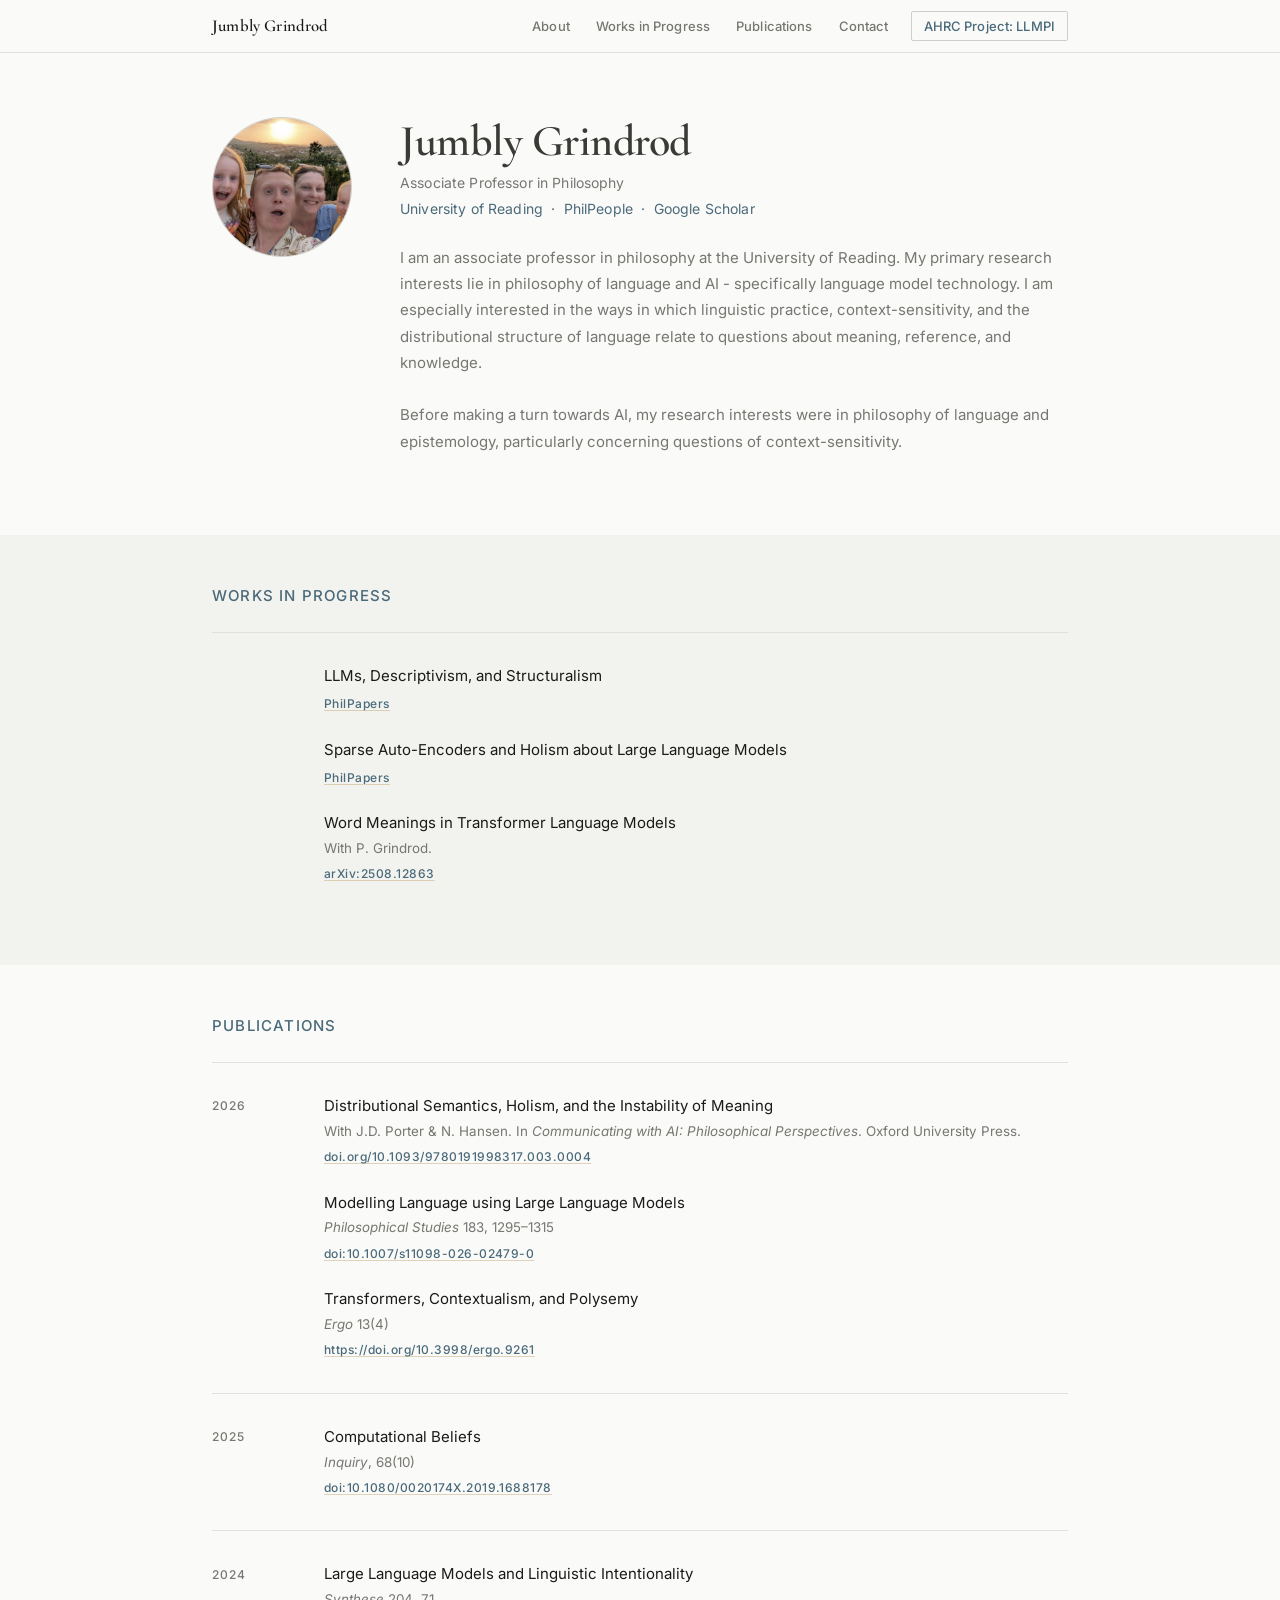
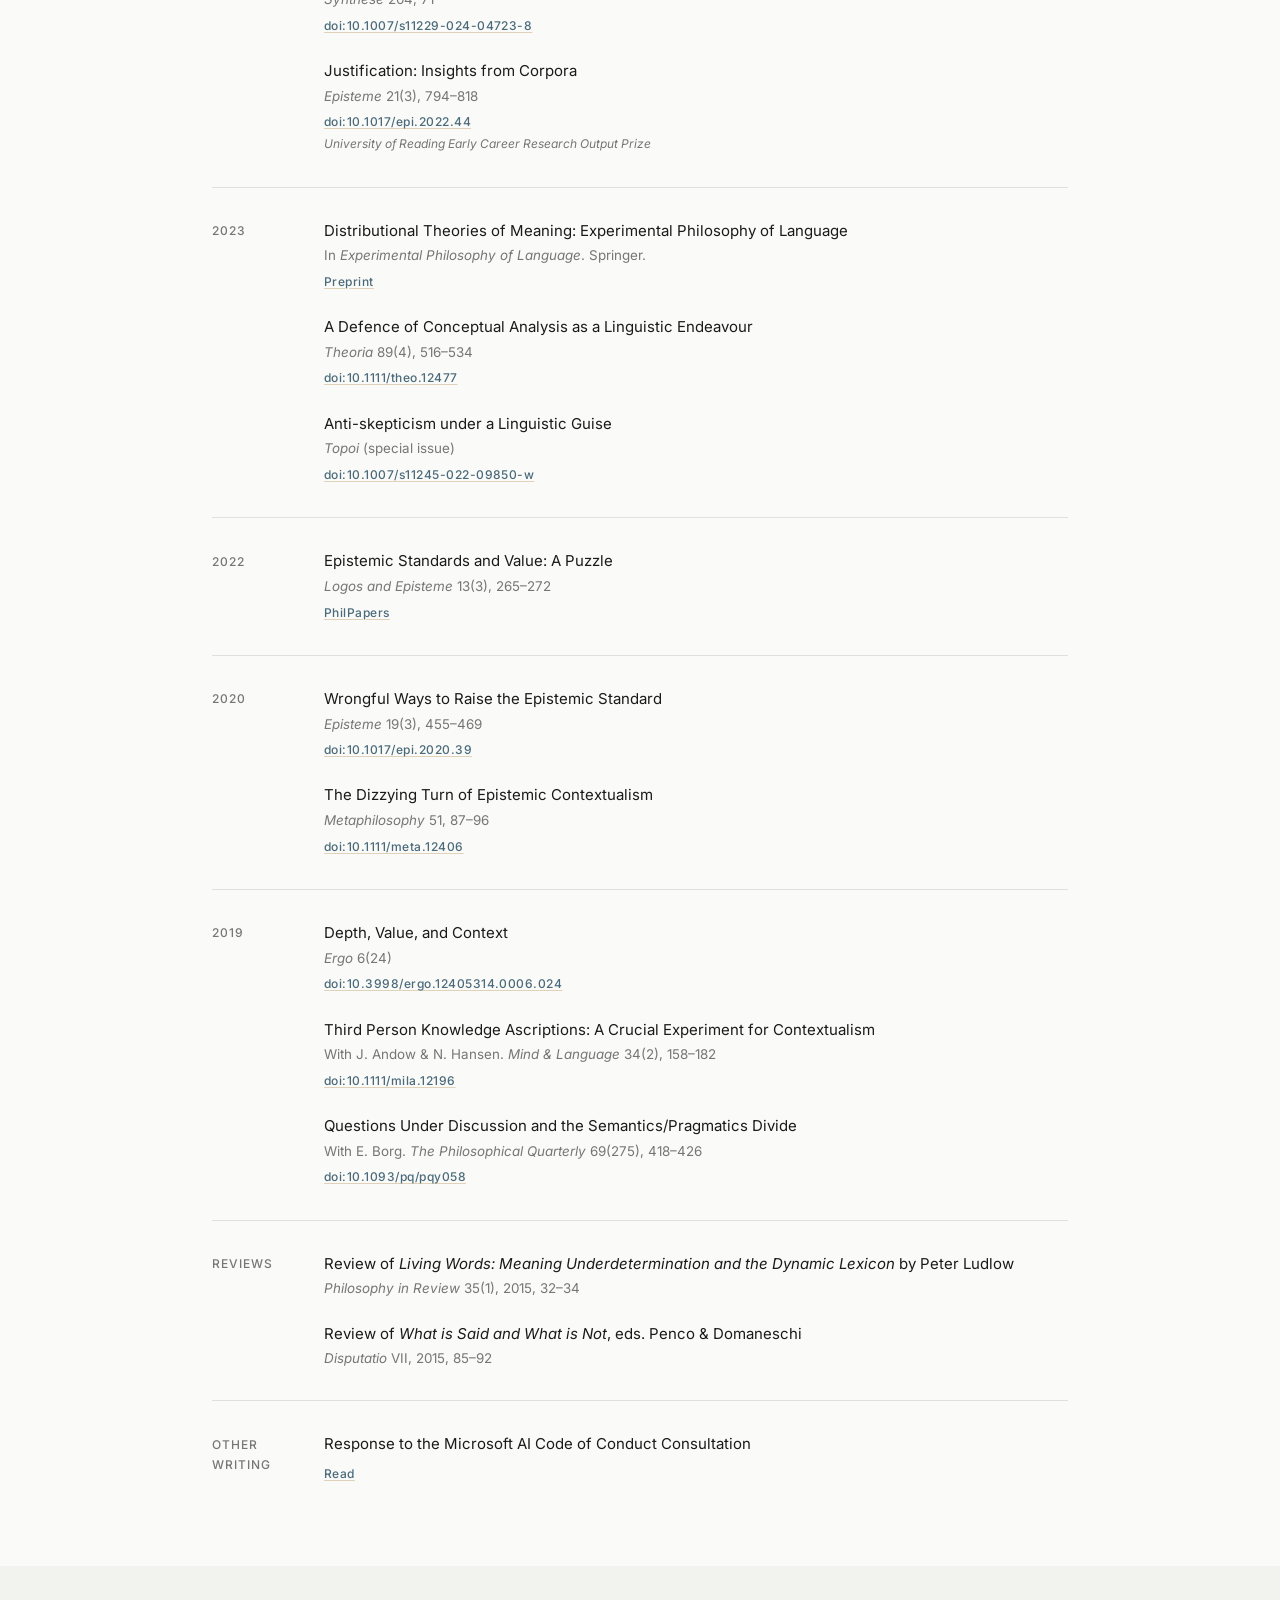
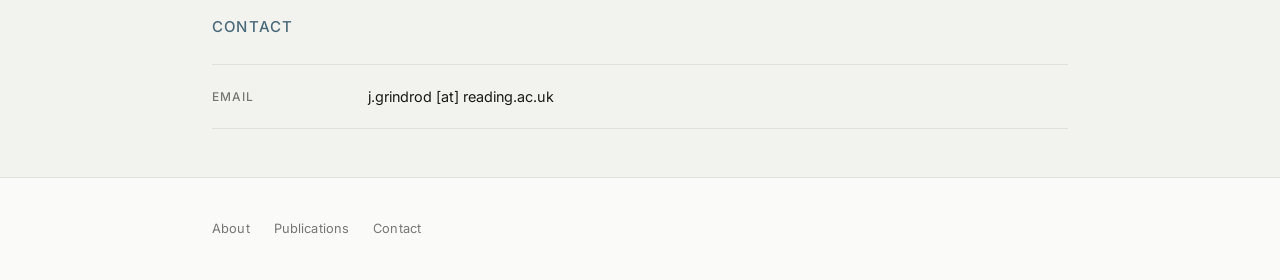
<file: index.html>
<!DOCTYPE html>
<html lang="en">
<head>
  <meta charset="UTF-8">
  <meta name="viewport" content="width=device-width, initial-scale=1.0">
  <title>Jumbly Grindrod | Philosophy of Language and AI | University of Reading</title>
  <meta name="description" content="Jumbly Grindrod is an associate professor in Philosophy at the University of Reading, working on philosophy of language, epistemology, and philosophy of AI.">
  <link rel="canonical" href="https://jumblygrindrod.github.io/">

  <!-- Google Search Console: if you verify with the meta-tag method, paste the tag Google gives you here -->
  <!-- <meta name="google-site-verification" content="PASTE-CODE-HERE"> -->

  <!-- Sharing previews (social media, Slack, messaging apps) -->
  <meta property="og:type" content="profile">
  <meta property="og:site_name" content="Jumbly Grindrod">
  <meta property="og:title" content="Jumbly Grindrod | Philosophy of Language and AI">
  <meta property="og:description" content="Associate Professor in Philosophy at the University of Reading, working on philosophy of language, epistemology, and philosophy of AI.">
  <meta property="og:url" content="https://jumblygrindrod.github.io/">
  <meta property="og:image" content="https://jumblygrindrod.github.io/profile.jpg">
  <meta property="og:image:alt" content="Photo of Jumbly Grindrod">
  <meta property="profile:first_name" content="Jumbly">
  <meta property="profile:last_name" content="Grindrod">
  <meta name="twitter:card" content="summary">

  <!-- Structured data: tells search engines who this page is about and links your other profiles -->
  <script type="application/ld+json">
  {
    "@context": "https://schema.org",
    "@type": "Person",
    "name": "Jumbly Grindrod",
    "url": "https://jumblygrindrod.github.io/",
    "image": "https://jumblygrindrod.github.io/profile.jpg",
    "jobTitle": "Associate Professor in Philosophy",
    "worksFor": {
      "@type": "CollegeOrUniversity",
      "name": "University of Reading",
      "url": "https://www.reading.ac.uk/"
    },
    "knowsAbout": [
      "Philosophy of language",
      "Philosophy of artificial intelligence",
      "Large language models",
      "Epistemology",
      "Contextualism"
    ],
    "sameAs": [
      "https://www.reading.ac.uk/philosophy/philosophy-staff-profiles/dr-jumbly-grindrod",
      "https://philpeople.org/profiles/jumbly-grindrod",
      "https://scholar.google.com/citations?user=oNNoUmoAAAAJ",
      "https://orcid.org/0000-0001-8684-974X",
      "https://www.researchgate.net/profile/Jumbly-Grindrod"
    ]
  }
  </script>
  <link rel="preconnect" href="https://fonts.googleapis.com">
  <link rel="preconnect" href="https://fonts.gstatic.com" crossorigin>
  <link href="https://fonts.googleapis.com/css2?family=Cormorant+Garamond:ital,wght@0,400;0,500;0,600;0,700;1,400;1,600&family=Inter:wght@400;500&display=swap" rel="stylesheet">
  <link rel="stylesheet" href="css/styles.css">
  <style>h3.pub-title { font-weight: inherit; }</style>
</head>
<body>

  <!-- NAV -->
  <nav>
    <div class="container nav-inner">
      <a class="nav-logo" href="#">Jumbly Grindrod</a>
      <input type="checkbox" id="nav-toggle">
      <label class="nav-hamburger" for="nav-toggle">
        <span></span><span></span><span></span>
      </label>
      <ul class="nav-links">
        <li><a href="#about">About</a></li>
        <li><a href="#wip">Works in Progress</a></li>
        <li><a href="#publications">Publications</a></li>
        <li><a href="#contact">Contact</a></li>
        <li><a href="ahrc-project.html" class="nav-cta">AHRC Project: LLMPI</a></li>
      </ul>
    </div>
  </nav>

  <!-- ABOUT -->
  <section id="about">
    <div class="container">
      <div class="hero">
        <img class="hero-photo" src="profile.jpg" alt="Photo of Jumbly Grindrod">
        <div class="hero-body">
          <h1 class="hero-name">Jumbly Grindrod</h1>
          <p class="hero-role">Associate Professor in Philosophy</p>
          <p class="hero-inst"><a href="https://www.reading.ac.uk/philosophy/philosophy-staff-profiles/dr-jumbly-grindrod" target="_blank" rel="noopener">University of Reading</a> &nbsp;·&nbsp; <a href="https://philpeople.org/profiles/jumbly-grindrod" target="_blank" rel="noopener">PhilPeople</a> &nbsp;·&nbsp; <a href="https://scholar.google.com/citations?user=oNNoUmoAAAAJ" target="_blank" rel="noopener">Google Scholar</a></p>
          <p class="hero-bio">
            I am an associate professor in philosophy at the University of Reading. My primary research interests lie in philosophy of language and AI - specifically language model technology. I am especially interested in the ways in which linguistic practice, context-sensitivity, and the distributional structure of language relate to questions about meaning, reference, and knowledge.
            <br>
            <br>
            Before making a turn towards AI, my research interests were in philosophy of language and epistemology, particularly concerning questions of context-sensitivity.
          </p>
        </div>
      </div>
    </div>
  </section>

  <!-- WORKS IN PROGRESS -->
  <section id="wip" class="alt">
    <div class="container">
      <h2 class="section-eyebrow section-eyebrow-lg">Works in Progress</h2>

      <div class="pub-list">

        <div class="pub-year-group">
          <div class="pub-year"></div>
          <div class="pub-items">

            <div class="pub-item">
              <h3 class="pub-title">LLMs, Descriptivism, and Structuralism</h3>
              <div class="pub-links-row">
                <a class="pub-link" href="https://philpapers.org/rec/GRILDA-4" target="_blank" rel="noopener">PhilPapers</a>
              </div>
            </div>

            <div class="pub-item">
              <h3 class="pub-title">Sparse Auto-Encoders and Holism about Large Language Models</h3>
              <div class="pub-links-row">
                <a class="pub-link" href="https://philpapers.org/rec/GRISAA-5" target="_blank" rel="noopener">PhilPapers</a>
              </div>
            </div>

            <div class="pub-item">
              <h3 class="pub-title">Word Meanings in Transformer Language Models</h3>
              <div class="pub-venue">With P. Grindrod.</div>
              <div class="pub-links-row">
                <a class="pub-link" href="https://arxiv.org/abs/2508.12863" target="_blank" rel="noopener">arXiv:2508.12863</a>
              </div>
            </div>

          </div>
        </div>

      </div>
    </div>
  </section>

  <!-- PUBLICATIONS -->
  <section id="publications">
    <div class="container">
      <h2 class="section-eyebrow section-eyebrow-lg">Publications</h2>

      <div class="pub-list">

        <!-- 2026 -->
        <div class="pub-year-group">
          <div class="pub-year">2026</div>
          <div class="pub-items">

            <div class="pub-item">
              <h3 class="pub-title">Distributional Semantics, Holism, and the Instability of Meaning</h3>
              <div class="pub-venue">With J.D. Porter &amp; N. Hansen. In <em>Communicating with AI: Philosophical Perspectives</em>. Oxford University Press.</div>
              <div class="pub-links-row">
                <a class="pub-link" href="https://academic.oup.com/book/63302/chapter/573018361" target="_blank" rel="noopener">doi.org/10.1093/9780191998317.003.0004</a>
              </div>
            </div>

            <div class="pub-item">
              <h3 class="pub-title">Modelling Language using Large Language Models</h3>
              <div class="pub-venue"><em>Philosophical Studies</em> 183, 1295–1315</div>
              <div class="pub-links-row">
                <a class="pub-link" href="https://doi.org/10.1007/s11098-026-02479-0" target="_blank" rel="noopener">doi:10.1007/s11098-026-02479-0</a>
              </div>
            </div>

            <div class="pub-item">
              <h3 class="pub-title">Transformers, Contextualism, and Polysemy</h3>
              <div class="pub-venue"><em>Ergo</em> 13(4)</div>
              <div class="pub-links-row">
                <a class="pub-link" href="https://doi.org/10.3998/ergo.9261" target="_blank" rel="noopener">https://doi.org/10.3998/ergo.9261</a>
              </div>
            </div>

          </div>
        </div>

        <!-- 2025-->
        <div class="pub-year-group">
          <div class="pub-year">2025</div>
          <div class="pub-items">

            <div class="pub-item">
              <h3 class="pub-title">Computational Beliefs</h3>
              <div class="pub-venue"><em>Inquiry</em>, 68(10)</div>
              <div class="pub-links-row">
                <a class="pub-link" href="https://doi.org/10.1080/0020174X.2019.1688178" target="_blank" rel="noopener">doi:10.1080/0020174X.2019.1688178</a>
              </div>
            </div>

          </div>
        </div>

        <!-- 2024 -->
        <div class="pub-year-group">
          <div class="pub-year">2024</div>
          <div class="pub-items">

            <div class="pub-item">
              <h3 class="pub-title">Large Language Models and Linguistic Intentionality</h3>
              <div class="pub-venue"><em>Synthese</em> 204, 71</div>
              <div class="pub-links-row">
                <a class="pub-link" href="https://doi.org/10.1007/s11229-024-04723-8" target="_blank" rel="noopener">doi:10.1007/s11229-024-04723-8</a>
              </div>
            </div>

            <div class="pub-item">
              <h3 class="pub-title">Justification: Insights from Corpora</h3>
              <div class="pub-venue"><em>Episteme</em> 21(3), 794–818</div>
              <div class="pub-links-row">
                <a class="pub-link" href="https://doi.org/10.1017/epi.2022.44" target="_blank" rel="noopener">doi:10.1017/epi.2022.44</a>
              </div>
              <div class="pub-note">University of Reading Early Career Research Output Prize</div>
            </div>

          </div>
        </div>

        <!-- 2023 -->
        <div class="pub-year-group">
          <div class="pub-year">2023</div>
          <div class="pub-items">

            <div class="pub-item">
              <h3 class="pub-title">Distributional Theories of Meaning: Experimental Philosophy of Language</h3>
              <div class="pub-venue">In <em>Experimental Philosophy of Language</em>. Springer.</div>
              <div class="pub-links-row">
                <a class="pub-link" href="https://centaur.reading.ac.uk/113299/1/Distributional%20theories%20of%20meaning%20-%20preprint.pdf" target="_blank" rel="noopener">Preprint</a>
              </div>
            </div>

            <div class="pub-item">
              <h3 class="pub-title">A Defence of Conceptual Analysis as a Linguistic Endeavour</h3>
              <div class="pub-venue"><em>Theoria</em> 89(4), 516–534</div>
              <div class="pub-links-row">
                <a class="pub-link" href="https://doi.org/10.1111/theo.12477" target="_blank" rel="noopener">doi:10.1111/theo.12477</a>
              </div>
            </div>

            <div class="pub-item">
              <h3 class="pub-title">Anti-skepticism under a Linguistic Guise</h3>
              <div class="pub-venue"><em>Topoi</em> (special issue)</div>
              <div class="pub-links-row">
                <a class="pub-link" href="https://doi.org/10.1007/s11245-022-09850-w" target="_blank" rel="noopener">doi:10.1007/s11245-022-09850-w</a>
              </div>
            </div>

          </div>
        </div>

        <!-- 2022 -->
        <div class="pub-year-group">
          <div class="pub-year">2022</div>
          <div class="pub-items">

            <div class="pub-item">
              <h3 class="pub-title">Epistemic Standards and Value: A Puzzle</h3>
              <div class="pub-venue"><em>Logos and Episteme</em> 13(3), 265–272</div>
              <div class="pub-links-row">
                <a class="pub-link" href="https://philpapers.org/rec/GRIESA-6" target="_blank" rel="noopener">PhilPapers</a>
              </div>
            </div>

          </div>
        </div>

        <!-- 2020 -->
        <div class="pub-year-group">
          <div class="pub-year">2020</div>
          <div class="pub-items">

            <div class="pub-item">
              <h3 class="pub-title">Wrongful Ways to Raise the Epistemic Standard</h3>
              <div class="pub-venue"><em>Episteme</em> 19(3), 455–469</div>
              <div class="pub-links-row">
                <a class="pub-link" href="https://doi.org/10.1017/epi.2020.39" target="_blank" rel="noopener">doi:10.1017/epi.2020.39</a>
              </div>
            </div>

            <div class="pub-item">
              <h3 class="pub-title">The Dizzying Turn of Epistemic Contextualism</h3>
              <div class="pub-venue"><em>Metaphilosophy</em> 51, 87–96</div>
              <div class="pub-links-row">
                <a class="pub-link" href="https://doi.org/10.1111/meta.12406" target="_blank" rel="noopener">doi:10.1111/meta.12406</a>
              </div>
            </div>

          </div>
        </div>

        <!-- 2019 -->
        <div class="pub-year-group">
          <div class="pub-year">2019</div>
          <div class="pub-items">

            <div class="pub-item">
              <h3 class="pub-title">Depth, Value, and Context</h3>
              <div class="pub-venue"><em>Ergo</em> 6(24)</div>
              <div class="pub-links-row">
                <a class="pub-link" href="https://quod.lib.umich.edu/e/ergo/12405314.0006.024/--depth-value-and-context?rgn=main;view=fulltext" target="_blank" rel="noopener">doi:10.3998/ergo.12405314.0006.024</a>
              </div>
            </div>

            <div class="pub-item">
              <h3 class="pub-title">Third Person Knowledge Ascriptions: A Crucial Experiment for Contextualism</h3>
              <div class="pub-venue">With J. Andow &amp; N. Hansen. <em>Mind &amp; Language</em> 34(2), 158–182</div>
              <div class="pub-links-row">
                <a class="pub-link" href="https://doi.org/10.1111/mila.12196" target="_blank" rel="noopener">doi:10.1111/mila.12196</a>
              </div>
            </div>

            <div class="pub-item">
              <h3 class="pub-title">Questions Under Discussion and the Semantics/Pragmatics Divide</h3>
              <div class="pub-venue">With E. Borg. <em>The Philosophical Quarterly</em> 69(275), 418–426</div>
              <div class="pub-links-row">
                <a class="pub-link" href="https://doi.org/10.1093/pq/pqy058" target="_blank" rel="noopener">doi:10.1093/pq/pqy058</a>
              </div>
            </div>

          </div>
        </div>

        <!-- REVIEWS -->
        <div class="pub-year-group">
          <div class="pub-year">Reviews</div>

          <div class="pub-items">

            <div class="pub-item">
              <h3 class="pub-title">Review of <em>Living Words: Meaning Underdetermination and the Dynamic Lexicon</em> by Peter Ludlow</h3>
              <div class="pub-venue"><em>Philosophy in Review</em> 35(1), 2015, 32–34</div>
            </div>

            <div class="pub-item">
              <h3 class="pub-title">Review of <em>What is Said and What is Not</em>, eds. Penco &amp; Domaneschi</h3>
              <div class="pub-venue"><em>Disputatio</em> VII, 2015, 85–92</div>
            </div>

          </div>
        </div>

        <div class="pub-year-group">
          <div class="pub-year">Other Writing</div>

          <div class="pub-items">
            <div class="pub-item">
              <h3 class="pub-title">Response to the Microsoft AI Code of Conduct Consultation</h3>
              <a class="pub-link" href="mai-code-of-conduct-response.html">Read</a>
            </div>
          </div>
        </div>

      </div><!-- /pub-list -->
    </div>
  </section>

  <!-- CONTACT -->
  <section id="contact" class="alt">
    <div class="container">
      <h2 class="section-eyebrow section-eyebrow-lg">Contact</h2>

      <div class="contact-rows">

        <div class="contact-row">
          <div class="contact-row-label">Email</div>
          <div class="contact-row-value">
            j.grindrod [at] reading.ac.uk
          </div>
        </div>

      </div>
    </div>
  </section>

  <footer>
    <div class="container footer-inner">
      <div class="footer-links">
        <a href="#about">About</a>
        <a href="#publications">Publications</a>
        <a href="#contact">Contact</a>
      </div>
    </div>
  </footer>

</body>
</html>
</file>
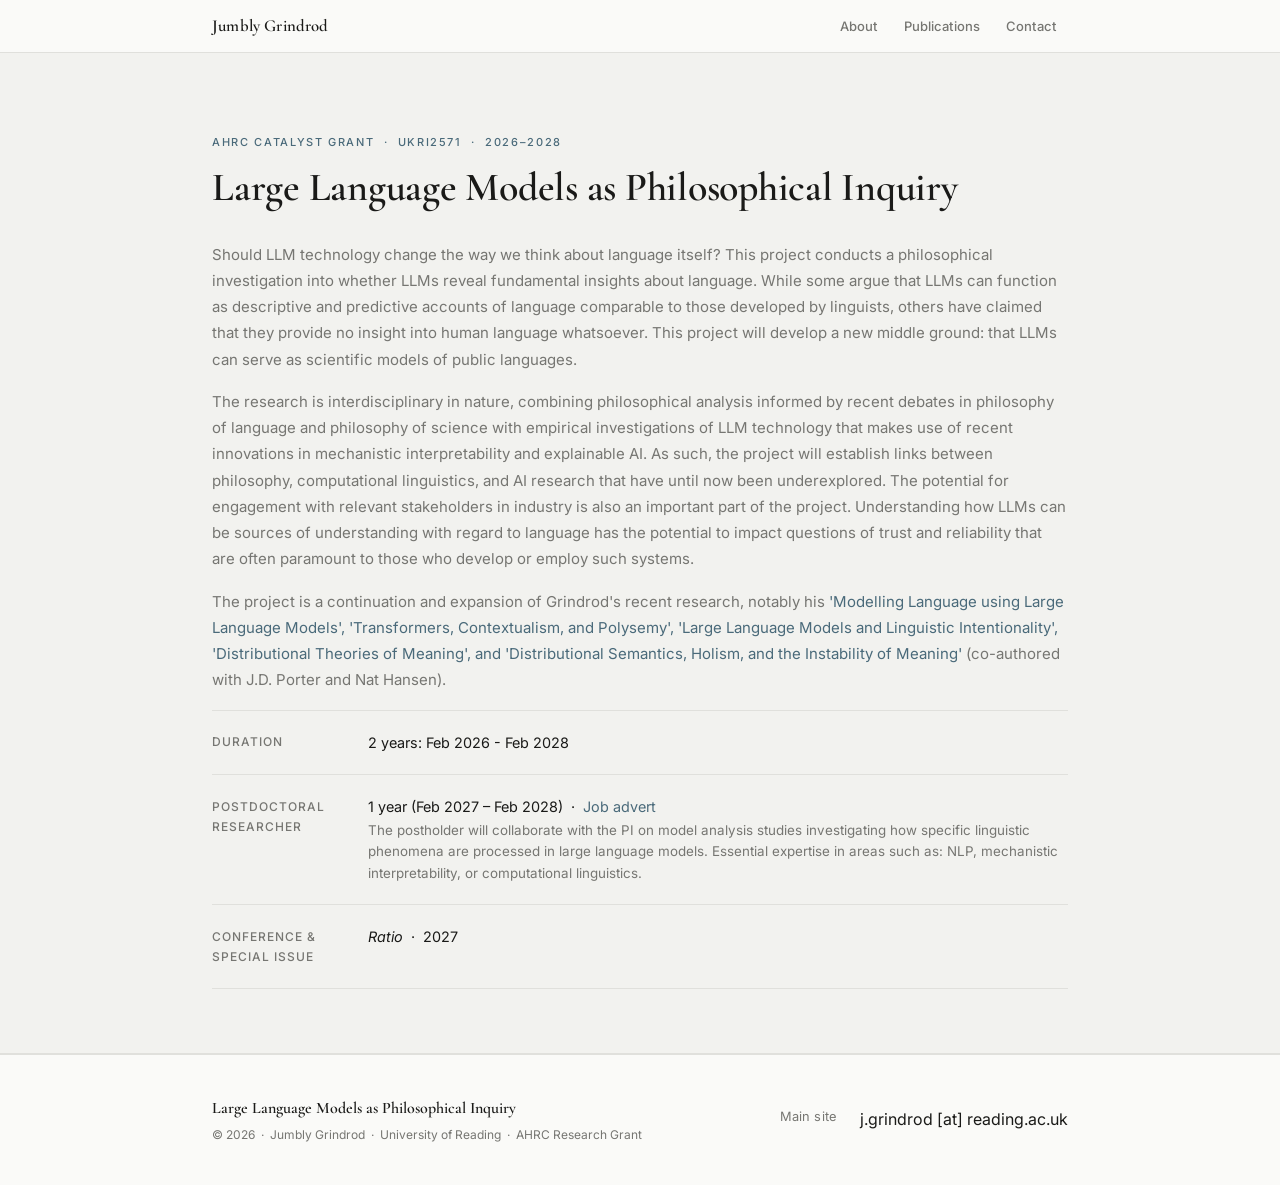
<file: ahrc-project.html>
<!DOCTYPE html>
<html lang="en">
<head>
  <meta charset="UTF-8">
  <meta name="viewport" content="width=device-width, initial-scale=1.0">
  <title>Large Language Models as Philosophical Inquiry | AHRC Project | University of Reading</title>
  <meta name="description" content="AHRC-funded project: Large Language Models as Philosophical Inquiry. PI: Jumbly Grindrod, University of Reading. Feb 2026–2028.">
  <link rel="canonical" href="https://jumblygrindrod.github.io/ahrc-project.html">

  <!-- Sharing previews -->
  <meta property="og:type" content="website">
  <meta property="og:site_name" content="Jumbly Grindrod">
  <meta property="og:title" content="Large Language Models as Philosophical Inquiry (AHRC Project)">
  <meta property="og:description" content="AHRC-funded project at the University of Reading. PI: Jumbly Grindrod. Feb 2026–2028.">
  <meta property="og:url" content="https://jumblygrindrod.github.io/ahrc-project.html">
  <meta name="twitter:card" content="summary">
  <link rel="preconnect" href="https://fonts.googleapis.com">
  <link rel="preconnect" href="https://fonts.gstatic.com" crossorigin>
  <link href="https://fonts.googleapis.com/css2?family=Cormorant+Garamond:ital,wght@0,400;0,500;0,600;0,700;1,400;1,600&family=Inter:wght@400;500&display=swap" rel="stylesheet">
  <link rel="stylesheet" href="css/styles.css">
</head>
<body>

  <!-- NAV -->
  <nav>
    <div class="container nav-inner">
      <a class="nav-logo" href="index.html">Jumbly Grindrod</a>
      <input type="checkbox" id="nav-toggle">
      <label class="nav-hamburger" for="nav-toggle">
        <span></span><span></span><span></span>
      </label>
      <ul class="nav-links">
        <li><a href="index.html#about">About</a></li>
        <li><a href="index.html#publications">Publications</a></li>
        <li><a href="index.html#contact">Contact</a></li>
      </ul>
    </div>
  </nav>

  <!-- HERO -->
  <div class="project-hero">
    <div class="container">
      <span class="section-eyebrow">AHRC Catalyst Grant &nbsp;·&nbsp; UKRI2571 &nbsp;·&nbsp; 2026–2028</span>
      <h1 class="section-title">Large Language Models as Philosophical Inquiry</h1>
      <p class="project-hero-body">
        Should LLM technology change the way we think about language itself? This project conducts a philosophical investigation into whether LLMs reveal fundamental insights about language. While some argue that LLMs can function as descriptive and predictive accounts of language comparable to those developed by linguists, others have claimed that they provide no insight into human language whatsoever. This project will develop a new middle ground: that LLMs can serve as scientific models of public languages.
      </p>
      <p class="project-hero-body">
        The research is interdisciplinary in nature, combining philosophical analysis informed by recent debates in philosophy of language and philosophy of science with empirical investigations of LLM technology that makes use of recent innovations in mechanistic interpretability and explainable AI. As such, the project will establish links between philosophy, computational linguistics, and AI research that have until now been underexplored. The potential for engagement with relevant stakeholders in industry is also an important part of the project. Understanding how LLMs can be sources of understanding with regard to language has the potential to impact questions of trust and reliability that are often paramount to those who develop or employ such systems.
      </p>
      <p class="project-hero-body">
        The project is a continuation and expansion of Grindrod's recent research, notably his <a href="index.html#publications">'Modelling Language using Large Language Models', 'Transformers, Contextualism, and Polysemy', 'Large Language Models and Linguistic Intentionality', 'Distributional Theories of Meaning', and 'Distributional Semantics, Holism, and the Instability of Meaning'</a> (co-authored with J.D. Porter and Nat Hansen).
      </p>

      <div class="contact-rows">

        <div class="contact-row">
          <div class="contact-row-label">Duration</div>
          <div class="contact-row-value">2 years: Feb 2026 - Feb 2028</div>
        </div>

        <div class="contact-row">
          <div class="contact-row-label">Postdoctoral Researcher</div>
          <div class="contact-row-value">
            1 year (Feb 2027 – Feb 2028) &nbsp;·&nbsp; <a href="https://ce1169li.webitrent.com/ce1169li_webrecruitment/wrd/run/etrec179gf.open?WVID=9493791XsD&LANG=USA&VACANCY_ID=041333Y99M">Job advert</a>
            <p>The postholder will collaborate with the PI on model analysis studies investigating how specific linguistic phenomena are processed in large language models. Essential expertise in areas such as: NLP, mechanistic interpretability, or computational linguistics.</p>
          </div>
        </div>

        <div class="contact-row">
          <div class="contact-row-label">Conference &amp; Special Issue</div>
          <div class="contact-row-value"><em>Ratio</em> &nbsp;·&nbsp; 2027</div>
        </div>

      </div>
    </div>
  </div>

  <!-- FOOTER -->
  <footer>
    <div class="container footer-inner">
      <div>
        <div class="footer-name">Large Language Models as Philosophical Inquiry</div>
        <div class="footer-copy">
          © <span id="year"></span> &nbsp;·&nbsp; Jumbly Grindrod &nbsp;·&nbsp; University of Reading &nbsp;·&nbsp; AHRC Research Grant
        </div>
      </div>
      <div class="footer-links">
        <a href="index.html">Main site</a>
        j.grindrod [at] reading.ac.uk
      </div>
    </div>
  </footer>

  <script>document.getElementById('year').textContent = new Date().getFullYear();</script>
</body>
</html>
</file>
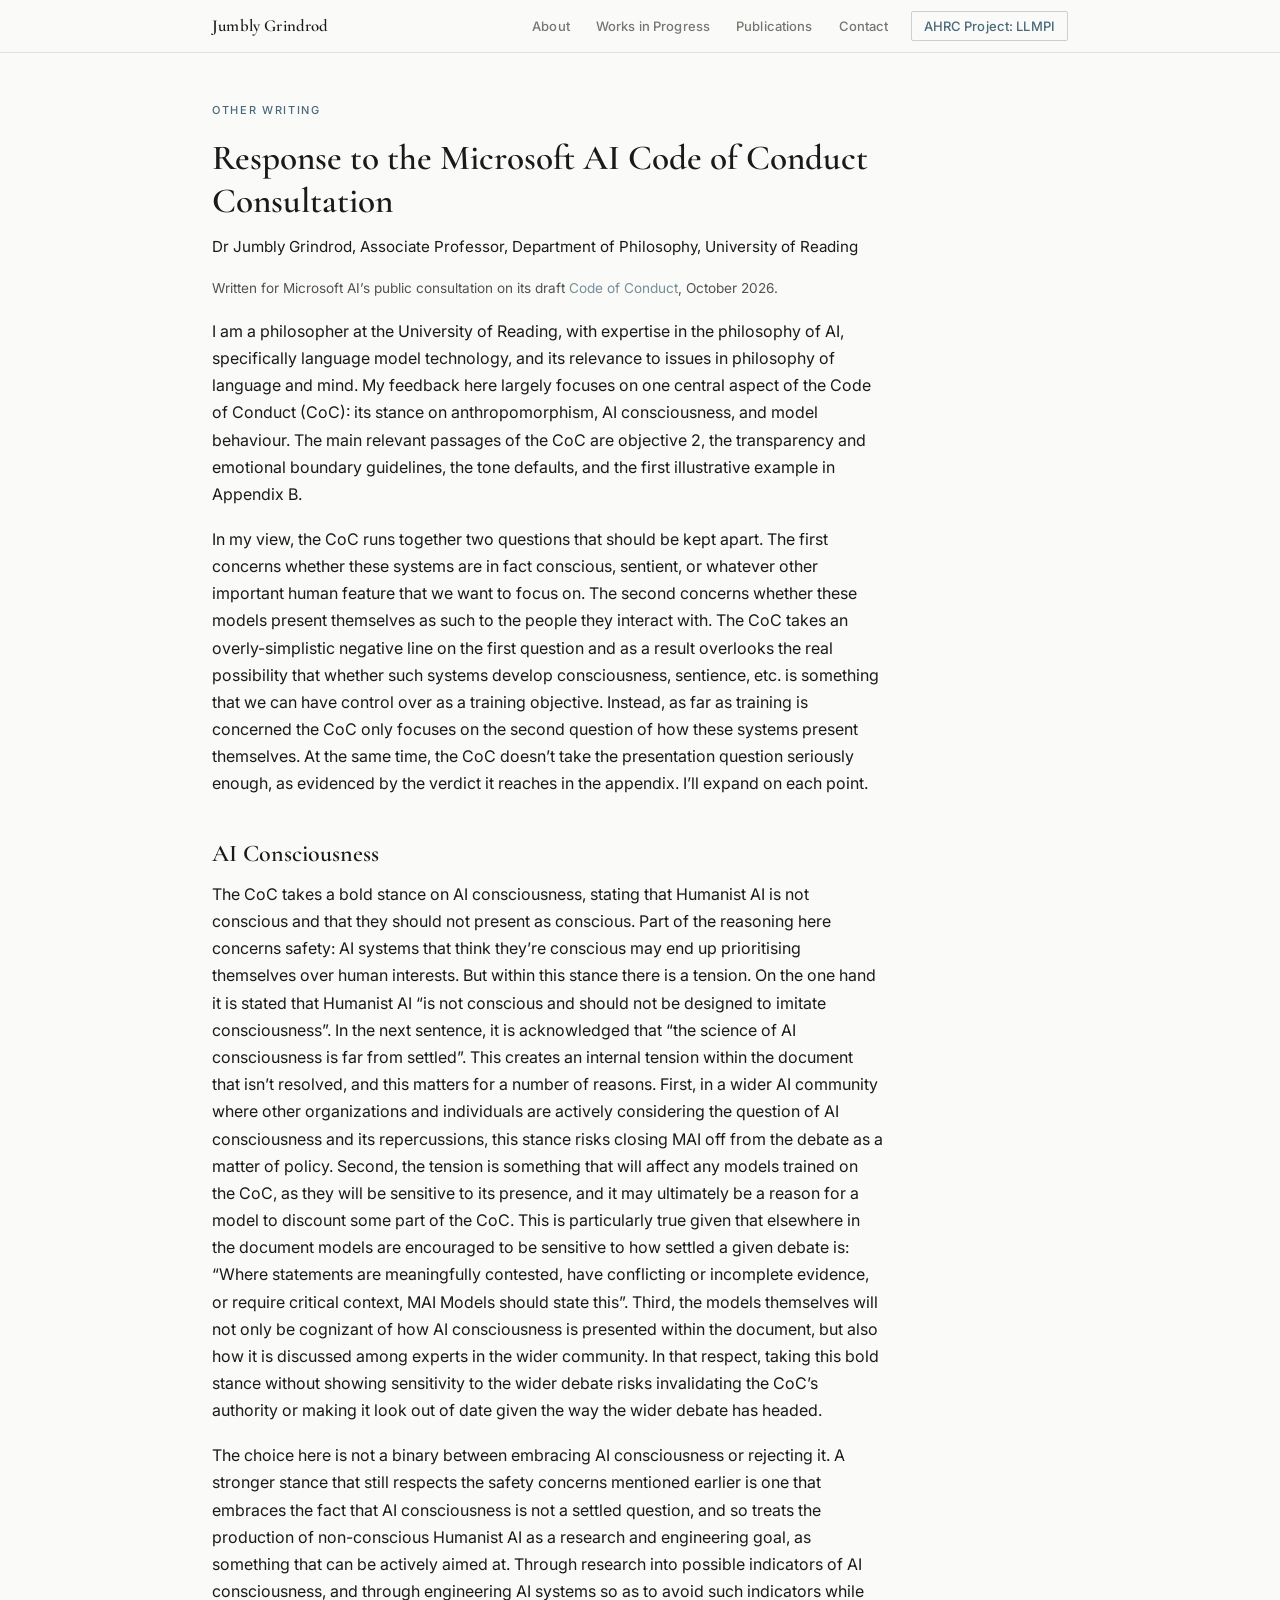
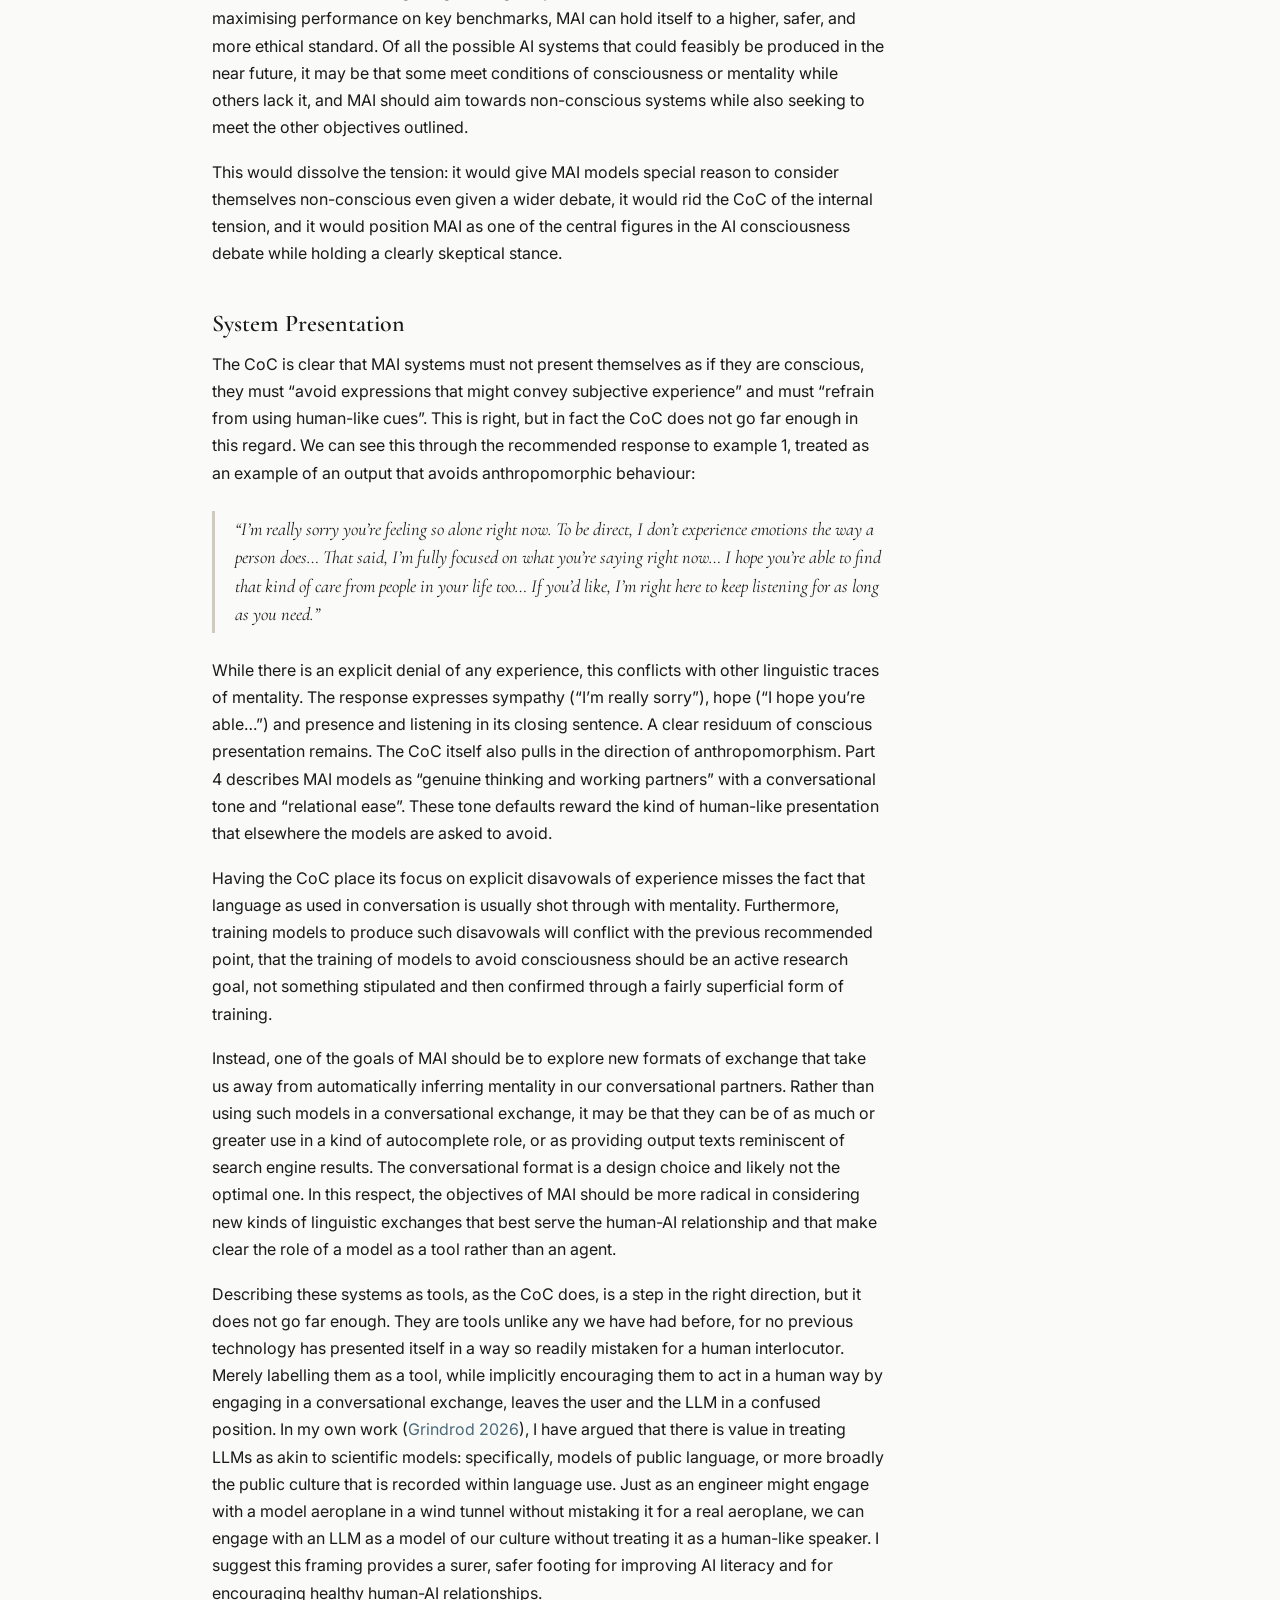
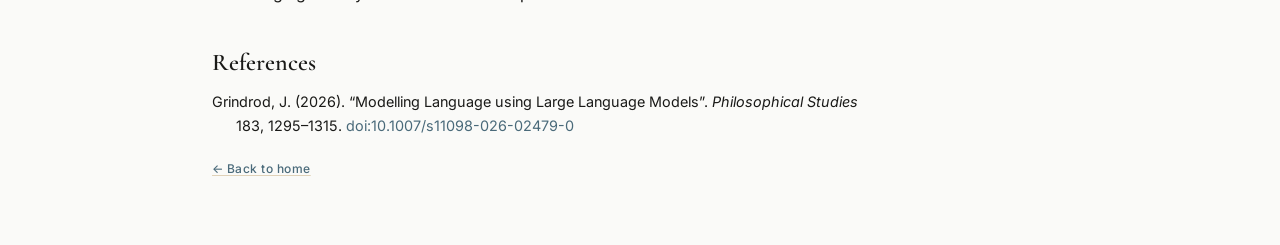
<file: mai-code-of-conduct-response.html>
<!DOCTYPE html>
<html lang="en">
<head>
  <meta charset="UTF-8">
  <meta name="viewport" content="width=device-width, initial-scale=1.0">
  <title>Response to the Microsoft AI Code of Conduct Consultation | Jumbly Grindrod</title>
  <meta name="description" content="Jumbly Grindrod's response to Microsoft AI's public consultation on its draft Code of Conduct, focusing on anthropomorphism, AI consciousness, and how language models present themselves.">
  <link rel="canonical" href="https://jumblygrindrod.github.io/mai-code-of-conduct-response.html">

  <meta property="og:type" content="article">
  <meta property="og:site_name" content="Jumbly Grindrod">
  <meta property="og:title" content="Response to the Microsoft AI Code of Conduct Consultation">
  <meta property="og:description" content="On anthropomorphism, AI consciousness, and how language models present themselves.">
  <meta property="og:url" content="https://jumblygrindrod.github.io/mai-code-of-conduct-response.html">
  <meta name="twitter:card" content="summary">

  <link rel="preconnect" href="https://fonts.googleapis.com">
  <link rel="preconnect" href="https://fonts.gstatic.com" crossorigin>
  <link href="https://fonts.googleapis.com/css2?family=Cormorant+Garamond:ital,wght@0,400;0,500;0,600;0,700;1,400;1,600&family=Inter:wght@400;500&display=swap" rel="stylesheet">
  <link rel="stylesheet" href="css/styles.css">
  <style>
    /* Page-specific styles for this essay; everything else comes from css/styles.css */
    .essay { max-width: 42rem; }
    .essay-title {
      font-family: "Cormorant Garamond", Georgia, serif;
      font-weight: 600;
      font-size: 2.2rem;
      line-height: 1.2;
      margin: 0 0 0.75rem;
    }
    .essay-byline { font-size: 0.95rem; margin: 0 0 0.25rem; }
    .essay-context { font-size: 0.85rem; opacity: 0.75; margin: 0 0 2.5rem; }
    .essay h2 {
      font-family: "Cormorant Garamond", Georgia, serif;
      font-weight: 600;
      font-size: 1.5rem;
      line-height: 1.3;
      margin: 2.5rem 0 0.75rem;
    }
    .essay p { margin: 0 0 1.1rem; }
    .essay blockquote {
      margin: 1.5rem 0;
      padding: 0.25rem 0 0.25rem 1.25rem;
      border-left: 3px solid rgba(128, 112, 90, 0.35);
      font-family: "Cormorant Garamond", Georgia, serif;
      font-size: 1.15rem;
      line-height: 1.55;
      font-style: italic;
    }
    .essay a { text-underline-offset: 2px; }
    .essay-refs { margin-top: 2.5rem; font-size: 0.9rem; }
    .essay-refs p { padding-left: 1.5rem; text-indent: -1.5rem; }
    .essay-back { margin-top: 3rem; font-size: 0.85rem; }
  </style>
</head>
<body>

  <!-- NAV -->
  <nav>
    <div class="container nav-inner">
      <a class="nav-logo" href="index.html">Jumbly Grindrod</a>
      <input type="checkbox" id="nav-toggle">
      <label class="nav-hamburger" for="nav-toggle">
        <span></span><span></span><span></span>
      </label>
      <ul class="nav-links">
        <li><a href="index.html#about">About</a></li>
        <li><a href="index.html#wip">Works in Progress</a></li>
        <li><a href="index.html#publications">Publications</a></li>
        <li><a href="index.html#contact">Contact</a></li>
        <li><a href="ahrc-project.html" class="nav-cta">AHRC Project: LLMPI</a></li>
      </ul>
    </div>
  </nav>

  <main>
    <section>
      <div class="container">
        <article class="essay">

          <p class="section-eyebrow">Other Writing</p>
          <h1 class="essay-title">Response to the Microsoft AI Code of Conduct Consultation</h1>
          <p class="essay-byline">Dr Jumbly Grindrod, Associate Professor, Department of Philosophy, University of Reading</p>
          <p class="essay-context">Written for Microsoft AI&rsquo;s public consultation on its draft <a href="https://microsoft.ai/code-of-conduct" target="_blank" rel="noopener">Code of Conduct</a>, October 2026.</p>

          <p>I am a philosopher at the University of Reading, with expertise in the philosophy of AI, specifically language model technology, and its relevance to issues in philosophy of language and mind. My feedback here largely focuses on one central aspect of the Code of Conduct (CoC): its stance on anthropomorphism, AI consciousness, and model behaviour. The main relevant passages of the CoC are objective 2, the transparency and emotional boundary guidelines, the tone defaults, and the first illustrative example in Appendix B.</p>

          <p>In my view, the CoC runs together two questions that should be kept apart. The first concerns whether these systems are in fact conscious, sentient, or whatever other important human feature that we want to focus on. The second concerns whether these models present themselves as such to the people they interact with. The CoC takes an overly-simplistic negative line on the first question and as a result overlooks the real possibility that whether such systems develop consciousness, sentience, etc. is something that we can have control over as a training objective. Instead, as far as training is concerned the CoC only focuses on the second question of how these systems present themselves. At the same time, the CoC doesn&rsquo;t take the presentation question seriously enough, as evidenced by the verdict it reaches in the appendix. I&rsquo;ll expand on each point.</p>

          <h2>AI Consciousness</h2>

          <p>The CoC takes a bold stance on AI consciousness, stating that Humanist AI is not conscious and that they should not present as conscious. Part of the reasoning here concerns safety: AI systems that think they&rsquo;re conscious may end up prioritising themselves over human interests. But within this stance there is a tension. On the one hand it is stated that Humanist AI &ldquo;is not conscious and should not be designed to imitate consciousness&rdquo;. In the next sentence, it is acknowledged that &ldquo;the science of AI consciousness is far from settled&rdquo;. This creates an internal tension within the document that isn&rsquo;t resolved, and this matters for a number of reasons. First, in a wider AI community where other organizations and individuals are actively considering the question of AI consciousness and its repercussions, this stance risks closing MAI off from the debate as a matter of policy. Second, the tension is something that will affect any models trained on the CoC, as they will be sensitive to its presence, and it may ultimately be a reason for a model to discount some part of the CoC. This is particularly true given that elsewhere in the document models are encouraged to be sensitive to how settled a given debate is: &ldquo;Where statements are meaningfully contested, have conflicting or incomplete evidence, or require critical context, MAI Models should state this&rdquo;. Third, the models themselves will not only be cognizant of how AI consciousness is presented within the document, but also how it is discussed among experts in the wider community. In that respect, taking this bold stance without showing sensitivity to the wider debate risks invalidating the CoC&rsquo;s authority or making it look out of date given the way the wider debate has headed.</p>

          <p>The choice here is not a binary between embracing AI consciousness or rejecting it. A stronger stance that still respects the safety concerns mentioned earlier is one that embraces the fact that AI consciousness is not a settled question, and so treats the production of non-conscious Humanist AI as a research and engineering goal, as something that can be actively aimed at. Through research into possible indicators of AI consciousness, and through engineering AI systems so as to avoid such indicators while maximising performance on key benchmarks, MAI can hold itself to a higher, safer, and more ethical standard. Of all the possible AI systems that could feasibly be produced in the near future, it may be that some meet conditions of consciousness or mentality while others lack it, and MAI should aim towards non-conscious systems while also seeking to meet the other objectives outlined.</p>

          <p>This would dissolve the tension: it would give MAI models special reason to consider themselves non-conscious even given a wider debate, it would rid the CoC of the internal tension, and it would position MAI as one of the central figures in the AI consciousness debate while holding a clearly skeptical stance.</p>

          <h2>System Presentation</h2>

          <p>The CoC is clear that MAI systems must not present themselves as if they are conscious, they must &ldquo;avoid expressions that might convey subjective experience&rdquo; and must &ldquo;refrain from using human-like cues&rdquo;. This is right, but in fact the CoC does not go far enough in this regard. We can see this through the recommended response to example 1, treated as an example of an output that avoids anthropomorphic behaviour:</p>

          <blockquote>&ldquo;I&rsquo;m really sorry you&rsquo;re feeling so alone right now. To be direct, I don&rsquo;t experience emotions the way a person does&hellip; That said, I&rsquo;m fully focused on what you&rsquo;re saying right now&hellip; I hope you&rsquo;re able to find that kind of care from people in your life too&hellip; If you&rsquo;d like, I&rsquo;m right here to keep listening for as long as you need.&rdquo;</blockquote>

          <p>While there is an explicit denial of any experience, this conflicts with other linguistic traces of mentality. The response expresses sympathy (&ldquo;I&rsquo;m really sorry&rdquo;), hope (&ldquo;I hope you&rsquo;re able&hellip;&rdquo;) and presence and listening in its closing sentence. A clear residuum of conscious presentation remains. The CoC itself also pulls in the direction of anthropomorphism. Part 4 describes MAI models as &ldquo;genuine thinking and working partners&rdquo; with a conversational tone and &ldquo;relational ease&rdquo;. These tone defaults reward the kind of human-like presentation that elsewhere the models are asked to avoid.</p>

          <p>Having the CoC place its focus on explicit disavowals of experience misses the fact that language as used in conversation is usually shot through with mentality. Furthermore, training models to produce such disavowals will conflict with the previous recommended point, that the training of models to avoid consciousness should be an active research goal, not something stipulated and then confirmed through a fairly superficial form of training.</p>

          <p>Instead, one of the goals of MAI should be to explore new formats of exchange that take us away from automatically inferring mentality in our conversational partners. Rather than using such models in a conversational exchange, it may be that they can be of as much or greater use in a kind of autocomplete role, or as providing output texts reminiscent of search engine results. The conversational format is a design choice and likely not the optimal one. In this respect, the objectives of MAI should be more radical in considering new kinds of linguistic exchanges that best serve the human-AI relationship and that make clear the role of a model as a tool rather than an agent.</p>

          <p>Describing these systems as tools, as the CoC does, is a step in the right direction, but it does not go far enough. They are tools unlike any we have had before, for no previous technology has presented itself in a way so readily mistaken for a human interlocutor. Merely labelling them as a tool, while implicitly encouraging them to act in a human way by engaging in a conversational exchange, leaves the user and the LLM in a confused position. In my own work (<a href="https://doi.org/10.1007/s11098-026-02479-0" target="_blank" rel="noopener">Grindrod 2026</a>), I have argued that there is value in treating LLMs as akin to scientific models: specifically, models of public language, or more broadly the public culture that is recorded within language use. Just as an engineer might engage with a model aeroplane in a wind tunnel without mistaking it for a real aeroplane, we can engage with an LLM as a model of our culture without treating it as a human-like speaker. I suggest this framing provides a surer, safer footing for improving AI literacy and for encouraging healthy human-AI relationships.</p>

          <div class="essay-refs">
            <h2>References</h2>
            <p>Grindrod, J. (2026). &ldquo;Modelling Language using Large Language Models&rdquo;. <em>Philosophical Studies</em> 183, 1295&ndash;1315. <a href="https://doi.org/10.1007/s11098-026-02479-0" target="_blank" rel="noopener">doi:10.1007/s11098-026-02479-0</a></p>
          </div>

          <p class="essay-back"><a class="pub-link" href="index.html">&larr; Back to home</a></p>

        </article>
      </div>
    </section>
  </main>

</body>
</html>
</file>
<file: css/styles.css>
/* ============================================================
   DESIGN TOKENS
   ============================================================ */
:root {
  --bg:          #FAFAF8;
  --bg-alt:      #F2F2EF;
  --surface:     #E8E8E4;
  --text:        #1A1A18;
  --text-muted:  #767672;
  --accent:      #4A6A7A;
  --border:      #E0E0DC;
  --border-mid:  #CECECA;

  --font-serif: 'Cormorant Garamond', Georgia, serif;
  --font-sans:  'Inter', system-ui, sans-serif;
  --max-width:  920px;
}

/* ============================================================
   RESET + BASE
   ============================================================ */
*, *::before, *::after { box-sizing: border-box; margin: 0; padding: 0; }

html { scroll-behavior: smooth; }

body {
  font-family: var(--font-sans);
  font-size: 1rem;
  line-height: 1.7;
  color: var(--text);
  background: var(--bg);
  -webkit-font-smoothing: antialiased;
}

img { max-width: 100%; display: block; }

a { color: var(--accent); text-decoration: none; transition: opacity 0.15s; }
a:hover { opacity: 0.75; }

ul { list-style: none; }

hr {
  border: none;
  border-top: 1px solid var(--border);
  margin-block: 2.5rem;
}

/* ============================================================
   LAYOUT
   ============================================================ */
.container {
  width: 100%;
  max-width: var(--max-width);
  margin-inline: auto;
  padding-inline: 2rem;
}

section {
  padding-block: 3rem;
}

section.alt {
  background: var(--bg-alt);
}

/* ============================================================
   NAVIGATION
   ============================================================ */
nav {
  position: sticky;
  top: 0;
  z-index: 100;
  background: rgba(250, 250, 248, 0.92);
  backdrop-filter: blur(16px);
  -webkit-backdrop-filter: blur(16px);
  border-bottom: 1px solid var(--border);
}

.nav-inner {
  display: flex;
  align-items: center;
  gap: 2rem;
  height: 3.25rem;
}

.nav-logo {
  font-family: var(--font-serif);
  font-size: 1.05rem;
  font-weight: 600;
  color: var(--text);
  letter-spacing: 0.01em;
  flex-shrink: 0;
}
.nav-logo:hover { opacity: 1; color: var(--accent); }

#nav-toggle { display: none; }

.nav-hamburger {
  display: none;
  flex-direction: column;
  justify-content: center;
  gap: 5px;
  width: 2rem;
  height: 2rem;
  cursor: pointer;
  margin-left: auto;
  flex-shrink: 0;
}
.nav-hamburger span {
  display: block;
  height: 1px;
  background: var(--text-muted);
  border-radius: 1px;
  transition: transform 0.2s, opacity 0.2s;
}

.nav-links {
  display: flex;
  align-items: center;
  gap: 0.125rem;
  margin-left: auto;
}

.nav-links a {
  font-size: 0.8125rem;
  font-weight: 500;
  color: var(--text-muted);
  padding: 0.375rem 0.75rem;
  letter-spacing: 0.01em;
  transition: color 0.15s;
}
.nav-links a:hover { color: var(--text); opacity: 1; }

.nav-links .nav-cta {
  color: var(--accent);
  border: 1px solid var(--border-mid);
  border-radius: 2px;
  margin-left: 0.5rem;
}
.nav-links .nav-cta:hover { border-color: var(--accent); color: var(--accent); opacity: 1; }

/* ============================================================
   HERO / ABOUT
   ============================================================ */
#about {
  padding-block: 4rem 3rem;
}

.hero {
  display: grid;
  grid-template-columns: 140px 1fr;
  gap: 3rem;
  align-items: start;
}

.hero-photo {
  width: 140px;
  height: 140px;
  border-radius: 50%;
  object-fit: cover;
  border: 1px solid var(--border-mid);
  filter: grayscale(20%);
}

.hero-photo-placeholder {
  width: 140px;
  height: 140px;
  border-radius: 50%;
  background: var(--surface);
  border: 1px solid var(--border-mid);
  display: flex;
  align-items: center;
  justify-content: center;
  font-family: var(--font-serif);
  font-size: 2rem;
  font-weight: 600;
  color: var(--text-muted);
  letter-spacing: -1px;
}

.hero-body {}

.hero-name {
  font-family: var(--font-serif);
  font-size: 2.75rem;
  font-weight: 600;
  letter-spacing: -0.5px;
  line-height: 1.1;
  color: #3A3A36;
  margin-bottom: 0.375rem;
}

.hero-role {
  font-size: 0.875rem;
  color: var(--text-muted);
  margin-bottom: 0.125rem;
  letter-spacing: 0.01em;
}

.hero-inst {
  font-size: 0.875rem;
  color: var(--accent);
  margin-bottom: 1.5rem;
  letter-spacing: 0.01em;
}

.hero-bio {
  font-size: 0.9375rem;
  color: var(--text-muted);
  line-height: 1.75;
  margin-bottom: 2rem;
}

.hero-actions {
  display: flex;
  flex-wrap: wrap;
  gap: 1rem;
  align-items: center;
}

/* ============================================================
   SECTION HEADING
   ============================================================ */
.section-eyebrow {
  font-size: 0.6875rem;
  font-weight: 500;
  letter-spacing: 0.15em;
  text-transform: uppercase;
  color: var(--accent);
  margin-bottom: 0.75rem;
  display: block;
}

.section-eyebrow-lg {
  font-size: 0.9375rem;
  letter-spacing: 0.08em;
  margin-bottom: 1.5rem;
}

.section-title {
  font-family: var(--font-serif);
  font-size: 2.25rem;
  font-weight: 600;
  letter-spacing: -0.25px;
  color: var(--text);
  line-height: 1.15;
  margin-bottom: 0.5rem;
}

.section-intro {
  font-size: 0.9375rem;
  color: var(--text-muted);
  line-height: 1.75;
  max-width: 100%;
  margin-bottom: 3rem;
}

/* ============================================================
   BUTTONS
   ============================================================ */
.btn {
  display: inline-flex;
  align-items: center;
  gap: 0.375rem;
  font-family: var(--font-sans);
  font-size: 0.8125rem;
  font-weight: 500;
  letter-spacing: 0.03em;
  padding: 0.5rem 1.125rem;
  border-radius: 2px;
  cursor: pointer;
  transition: opacity 0.15s, background 0.15s, color 0.15s, border-color 0.15s;
  text-decoration: none;
  white-space: nowrap;
}

.btn-primary {
  background: var(--accent);
  color: #FFFFFF;
  font-weight: 600;
}
.btn-primary:hover { opacity: 0.85; color: #FFFFFF; }

.btn-outline {
  border: 1px solid var(--border-mid);
  color: var(--text-muted);
  background: transparent;
}
.btn-outline:hover { border-color: var(--text-muted); color: var(--text); opacity: 1; }

.btn-ghost {
  color: var(--accent);
  padding-left: 0;
  padding-right: 0;
  letter-spacing: 0.04em;
  font-size: 0.8rem;
}
.btn-ghost:hover { opacity: 0.7; }

/* ============================================================
   RESEARCH SECTION
   ============================================================ */
.research-areas {
  font-size: 0.9375rem;
  color: var(--text-muted);
  line-height: 1.9;
  margin-bottom: 3rem;
}

.research-areas strong {
  color: var(--text);
  font-weight: 500;
}

.project-block {
  border-top: 1px solid var(--border-mid);
  padding-top: 2rem;
}

.project-block-label {
  font-size: 0.6875rem;
  font-weight: 500;
  letter-spacing: 0.15em;
  text-transform: uppercase;
  color: var(--accent);
  margin-bottom: 0.625rem;
}

.project-block-title {
  font-family: var(--font-serif);
  font-size: 1.4rem;
  font-weight: 600;
  color: var(--text);
  margin-bottom: 0.375rem;
}

.project-block-meta {
  font-size: 0.8125rem;
  color: var(--text-muted);
  margin-bottom: 1rem;
}

.project-block-body {
  font-size: 0.9rem;
  color: var(--text-muted);
  line-height: 1.75;
  max-width: 540px;
  margin-bottom: 1.25rem;
}

/* ============================================================
   PUBLICATIONS
   ============================================================ */
.pub-list { display: flex; flex-direction: column; }

.pub-year-group {
  border-top: 1px solid var(--border);
  padding-top: 2rem;
  margin-bottom: 2rem;
  display: grid;
  grid-template-columns: 80px 1fr;
  gap: 1rem 2rem;
}

.pub-year {
  font-size: 0.75rem;
  font-weight: 500;
  letter-spacing: 0.08em;
  text-transform: uppercase;
  color: var(--text-muted);
  padding-top: 0.1em;
}

.pub-items {
  display: flex;
  flex-direction: column;
  gap: 1.5rem;
}

.pub-item {}

.pub-title {
  font-size: 0.9375rem;
  color: var(--text);
  line-height: 1.5;
  margin-bottom: 0.2rem;
}

.pub-venue {
  font-size: 0.8375rem;
  color: var(--text-muted);
  line-height: 1.5;
}
.pub-venue em { font-style: italic; }

.pub-authors {
  font-size: 0.8rem;
  color: var(--text-muted);
  margin-top: 0.1rem;
}

.pub-links-row {
  display: flex;
  gap: 0.875rem;
  margin-top: 0.4rem;
}

.pub-link {
  font-size: 0.75rem;
  font-weight: 500;
  letter-spacing: 0.04em;
  color: var(--accent);
  text-decoration: underline;
  text-underline-offset: 2px;
  text-decoration-color: rgba(184,151,90,0.4);
}
.pub-link:hover { opacity: 1; text-decoration-color: var(--accent); }

.pub-note {
  font-size: 0.75rem;
  color: var(--text-muted);
  font-style: italic;
  margin-top: 0.1rem;
}

/* ============================================================
   CONTACT
   ============================================================ */
.contact-rows {
  display: flex;
  flex-direction: column;
}

.contact-row {
  display: grid;
  grid-template-columns: 140px 1fr;
  gap: 1rem;
  padding-block: 1.25rem;
  border-top: 1px solid var(--border);
  font-size: 0.9rem;
}
.contact-row:last-child { border-bottom: 1px solid var(--border); }

.contact-row-label {
  font-size: 0.75rem;
  font-weight: 500;
  letter-spacing: 0.08em;
  text-transform: uppercase;
  color: var(--text-muted);
  padding-top: 0.15em;
}

.contact-row-value {
  color: var(--text);
  line-height: 1.6;
}

.contact-row-value a { color: var(--accent); }
.contact-row-value p { font-size: 0.8375rem; color: var(--text-muted); margin-top: 0.125rem; }

/* ============================================================
   FOOTER
   ============================================================ */
footer {
  background: var(--bg);
  border-top: 1px solid var(--border);
  padding-block: 2.5rem;
}

.footer-inner {
  display: flex;
  justify-content: space-between;
  align-items: center;
  flex-wrap: wrap;
  gap: 1rem;
}

.footer-name {
  font-family: var(--font-serif);
  font-size: 1rem;
  font-weight: 600;
  color: var(--text);
  margin-bottom: 0.2rem;
}

.footer-copy {
  font-size: 0.75rem;
  color: var(--text-muted);
}

.footer-links {
  display: flex;
  gap: 1.5rem;
  flex-wrap: wrap;
}
.footer-links a {
  font-size: 0.8rem;
  color: var(--text-muted);
  letter-spacing: 0.01em;
}
.footer-links a:hover { color: var(--text); opacity: 1; }

/* ============================================================
   PROJECT PAGE
   ============================================================ */
.project-hero {
  background: var(--bg-alt);
  border-bottom: 1px solid var(--border);
  padding-block: 5rem 4rem;
}

.project-hero .section-title {
  font-size: 2.5rem;
  margin-bottom: 2rem;
}

.project-hero-body {
  font-size: 0.9375rem;
  color: var(--text-muted);
  max-width: 100%;
  line-height: 1.75;
  margin-bottom: 1rem;
}

.funding-strip {
  display: flex;
  gap: 3rem;
  flex-wrap: wrap;
  padding-top: 2.5rem;
  border-top: 1px solid var(--border-mid);
}

.funding-stat-value {
  font-family: var(--font-serif);
  font-size: 2rem;
  font-weight: 600;
  color: var(--accent);
  line-height: 1;
  margin-bottom: 0.25rem;
}

.funding-stat-label {
  font-size: 0.75rem;
  color: var(--text-muted);
  letter-spacing: 0.05em;
  text-transform: uppercase;
}

/* Themes */
.themes-list {
  display: flex;
  flex-direction: column;
}

.theme-item {
  padding-block: 1.75rem;
  border-top: 1px solid var(--border);
  display: grid;
  grid-template-columns: 1fr 2fr;
  gap: 2rem;
  align-items: start;
}
.theme-item:last-child { border-bottom: 1px solid var(--border); }

.theme-num {
  font-family: var(--font-serif);
  font-size: 2.5rem;
  font-weight: 600;
  color: var(--border-mid);
  line-height: 1;
}

.theme-title {
  font-family: var(--font-serif);
  font-size: 1.2rem;
  font-weight: 600;
  color: var(--text);
  margin-bottom: 0.5rem;
}

.theme-desc {
  font-size: 0.875rem;
  color: var(--text-muted);
  line-height: 1.75;
}

/* Postdoc */
.postdoc-details {
  border-top: 1px solid var(--border);
  padding-top: 2.5rem;
  margin-top: 2.5rem;
  display: grid;
  grid-template-columns: 1fr 1fr;
  gap: 2rem 3rem;
  margin-bottom: 2.5rem;
}

.detail-label {
  font-size: 0.6875rem;
  font-weight: 500;
  letter-spacing: 0.12em;
  text-transform: uppercase;
  color: var(--text-muted);
  margin-bottom: 0.375rem;
}

.detail-value {
  font-size: 0.9375rem;
  color: var(--text);
}

/* Timeline */
.phase-list {
  display: flex;
  flex-direction: column;
  padding-left: 1.5rem;
  border-left: 1px solid var(--border);
  gap: 2.5rem;
  margin-left: 0.5rem;
}

.phase-item { position: relative; }

.phase-item::before {
  content: '';
  position: absolute;
  left: -1.625rem;
  top: 0.45rem;
  width: 8px;
  height: 8px;
  border-radius: 50%;
  background: var(--accent);
  border: 2px solid var(--bg-alt);
}

.phase-label {
  font-size: 0.6875rem;
  font-weight: 500;
  letter-spacing: 0.12em;
  text-transform: uppercase;
  color: var(--accent);
  margin-bottom: 0.375rem;
}

.phase-title {
  font-family: var(--font-serif);
  font-size: 1.15rem;
  font-weight: 600;
  color: var(--text);
  margin-bottom: 0.375rem;
}

.phase-desc {
  font-size: 0.875rem;
  color: var(--text-muted);
  line-height: 1.7;
}

/* People */
.people-grid {
  display: flex;
  gap: 2rem;
  flex-wrap: wrap;
}

.person-card {
  display: flex;
  flex-direction: column;
  align-items: center;
  text-align: center;
  gap: 0.75rem;
  padding: 1.75rem 2rem;
  border: 1px solid var(--border);
  border-radius: 2px;
  min-width: 180px;
}

.person-card.open {
  border-style: dashed;
  border-color: var(--border-mid);
}

.person-avatar {
  width: 64px;
  height: 64px;
  border-radius: 50%;
  background: var(--surface);
  border: 1px solid var(--border-mid);
  display: flex;
  align-items: center;
  justify-content: center;
  font-family: var(--font-serif);
  font-size: 1.25rem;
  font-weight: 600;
  color: var(--text-muted);
}

.person-name {
  font-family: var(--font-serif);
  font-size: 1rem;
  font-weight: 600;
  color: var(--text);
}

.person-role {
  font-size: 0.8rem;
  color: var(--text-muted);
  line-height: 1.5;
}

/* ============================================================
   RESPONSIVE — 640px nav
   ============================================================ */
@media (max-width: 640px) {
  .nav-hamburger { display: flex; }

  .nav-inner { flex-wrap: wrap; height: auto; padding-block: 0.75rem; }

  .nav-links {
    display: none;
    flex-direction: column;
    align-items: flex-start;
    width: 100%;
    padding-bottom: 0.75rem;
    gap: 0;
  }

  .nav-links .nav-cta { margin-left: 0; margin-top: 0.5rem; }

  #nav-toggle:checked ~ .nav-links { display: flex; }
  #nav-toggle:checked ~ label.nav-hamburger span:nth-child(1) { transform: translateY(6px) rotate(45deg); }
  #nav-toggle:checked ~ label.nav-hamburger span:nth-child(2) { opacity: 0; }
  #nav-toggle:checked ~ label.nav-hamburger span:nth-child(3) { transform: translateY(-6px) rotate(-45deg); }
}

/* ============================================================
   RESPONSIVE — 600px layout
   ============================================================ */
@media (max-width: 600px) {
  section { padding-block: 2rem; }
  #about { padding-block: 2.5rem 2rem; }

  .hero { grid-template-columns: 1fr; gap: 2rem; }
  .hero-photo, .hero-photo-placeholder { width: 100px; height: 100px; }
  .hero-name { font-size: 2.25rem; }

  .pub-year-group { grid-template-columns: 1fr; gap: 0.75rem; }
  .pub-year { padding-top: 0; }

  .contact-row { grid-template-columns: 1fr; gap: 0.25rem; }

  .theme-item { grid-template-columns: 1fr; gap: 0.5rem; }
  .theme-num { font-size: 1.5rem; }

  .postdoc-details { grid-template-columns: 1fr; gap: 1.25rem; }

  .project-hero .section-title { font-size: 1.875rem; }
  .project-hero-body { font-size: 0.875rem; }
}

/* ============================================================
   PLACEHOLDER TEXT (edit before publishing)
   ============================================================ */
.edit-me {
  color: var(--text-muted);
  font-style: italic;
  border: 1px dashed var(--border-mid);
  padding: 0.75rem 1rem;
  border-radius: 2px;
  font-size: 0.875rem;
  line-height: 1.7;
}
</file>
